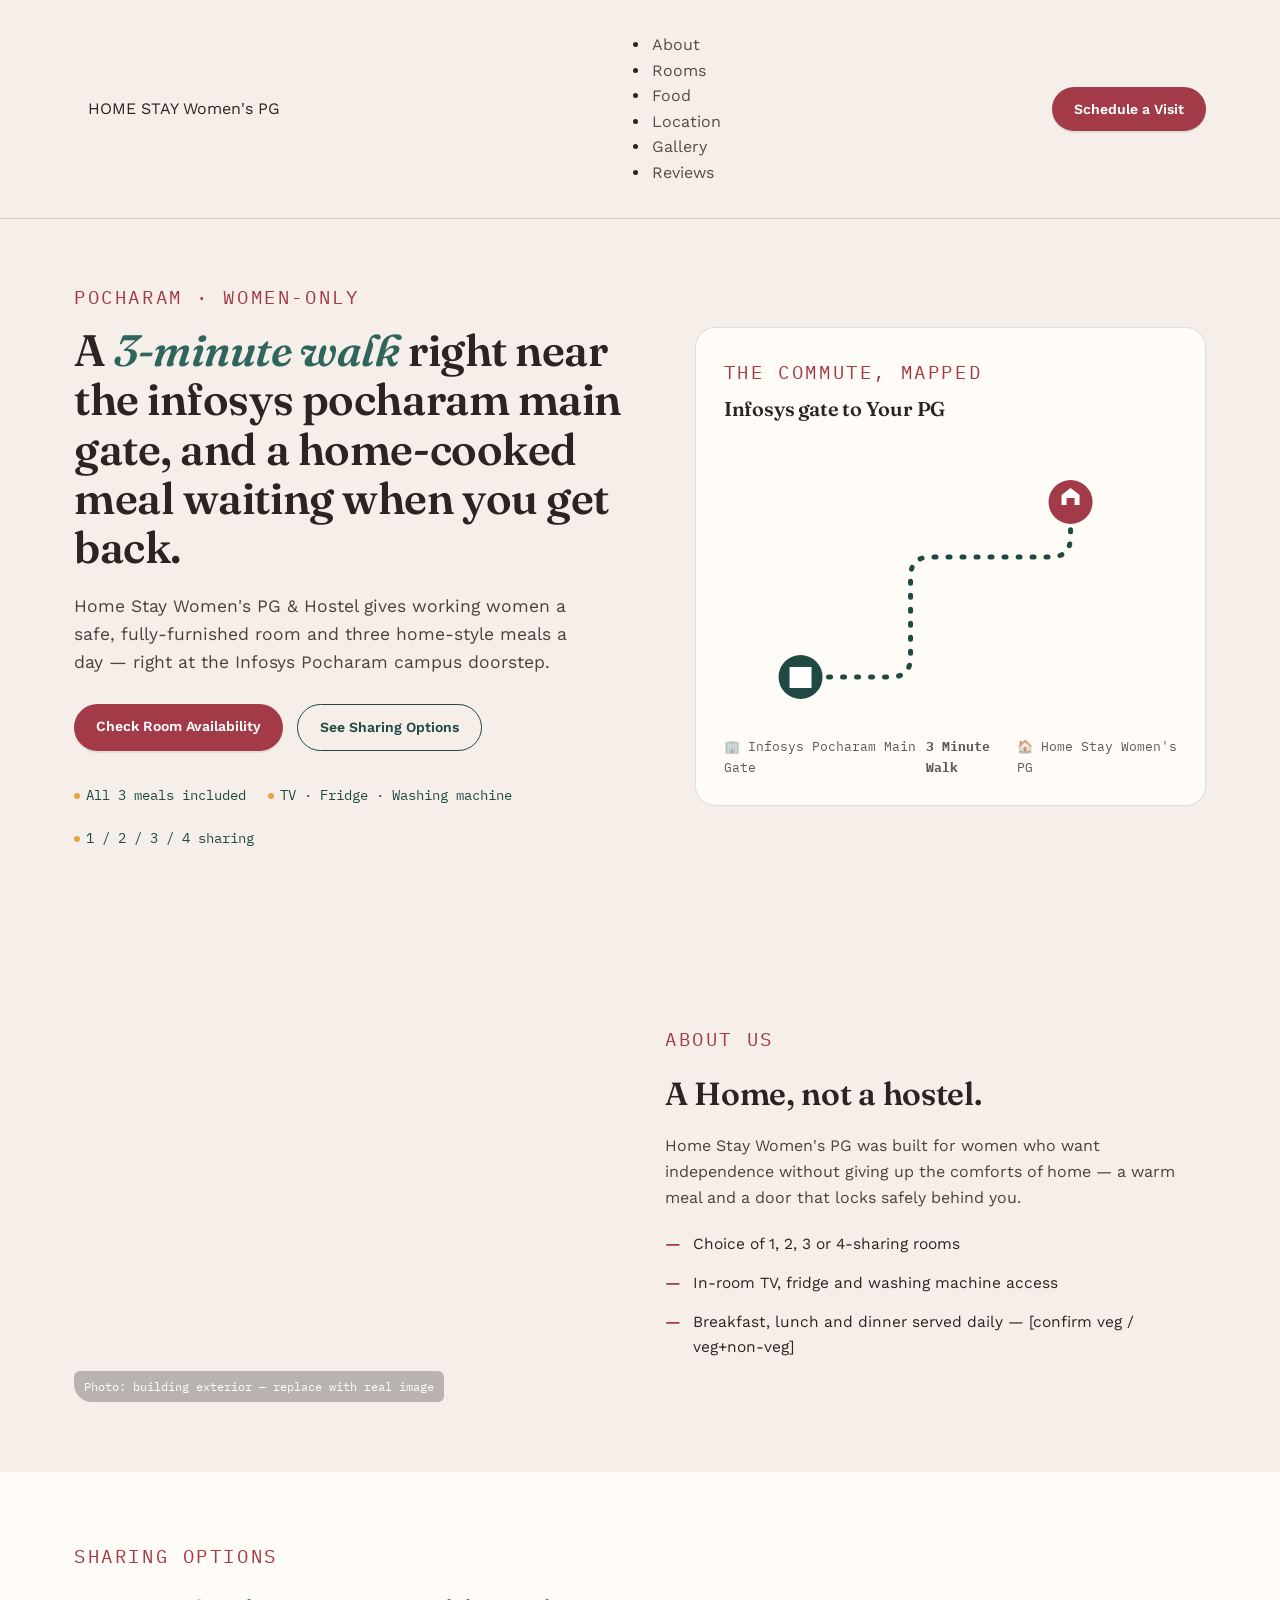
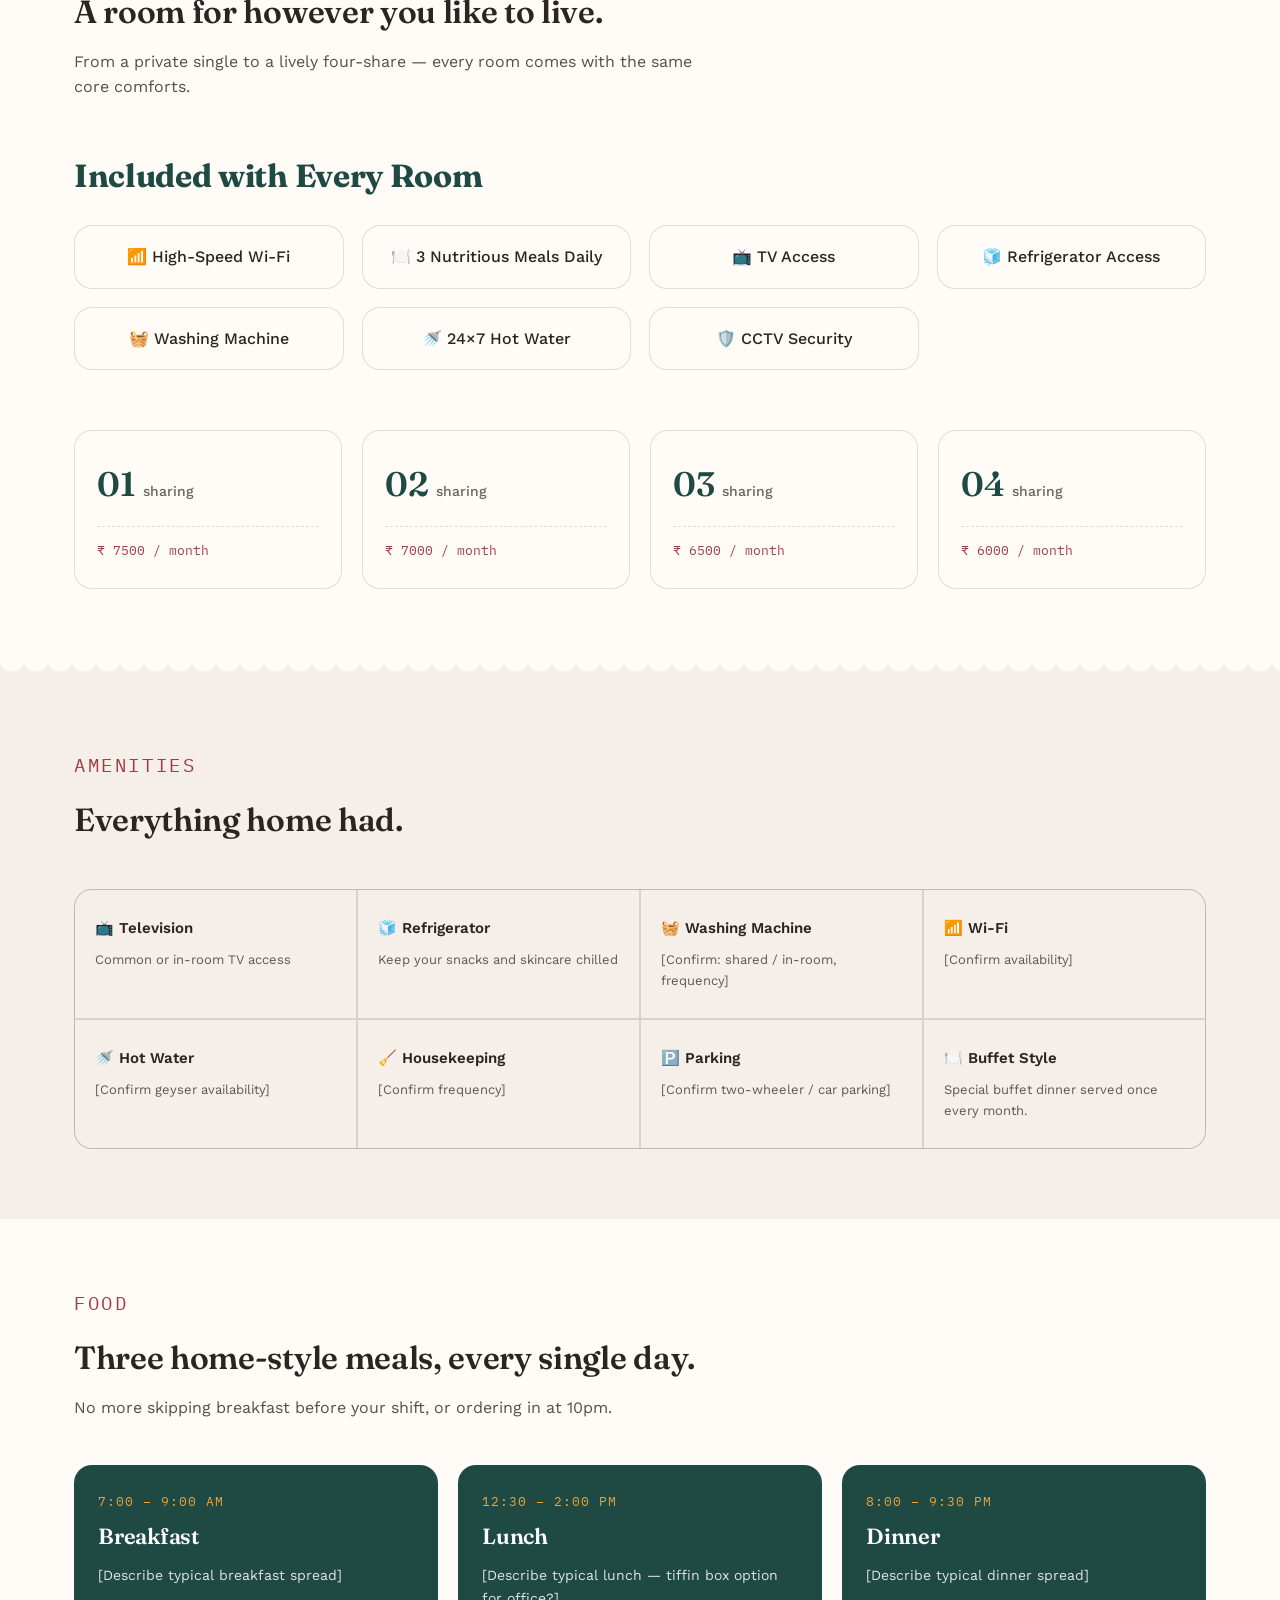
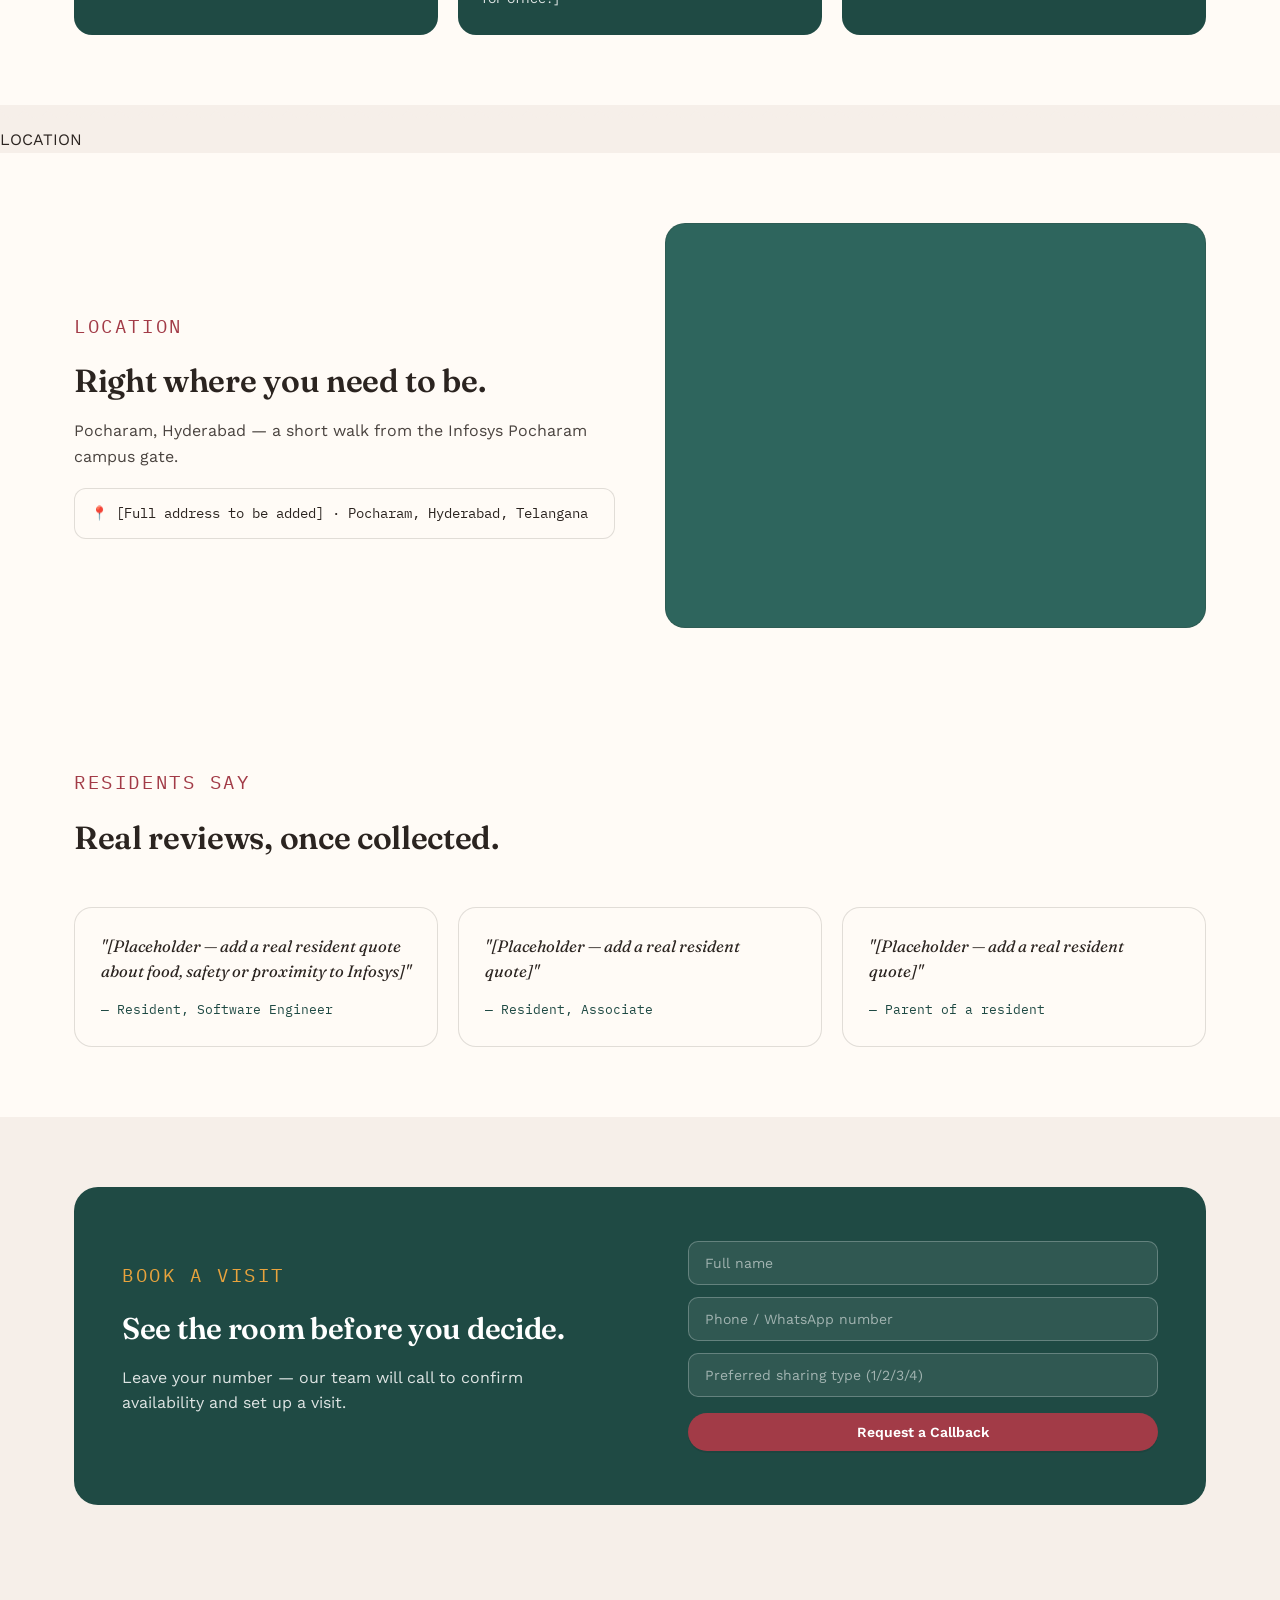
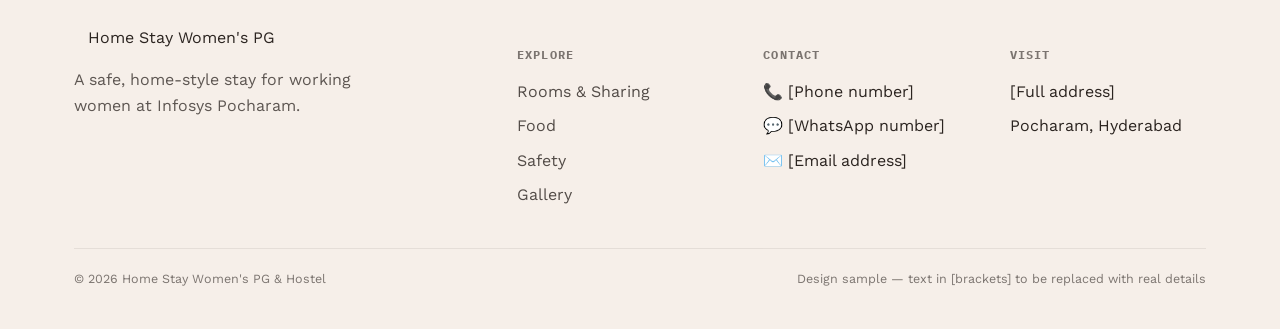
<file: homestay-pg-sample.html>
<!DOCTYPE html>
<html lang="en">
<head>
<meta charset="UTF-8">
<meta name="viewport" content="width=device-width, initial-scale=1.0">
<title>Home Stay Women's PG &amp; Hostel — Pocharam</title>
<link rel="preconnect" href="https://fonts.googleapis.com">
<link href="https://fonts.googleapis.com/css2?family=Fraunces:opsz,wght@9..144,400;9..144,500;9..144,600;9..144,700&family=Work+Sans:wght@400;500;600;700&family=IBM+Plex+Mono:wght@500&display=swap" rel="stylesheet">
<link rel="stylesheet" href="css/style.css">
<link rel="stylesheet" href="css/responsive.css">
</head>

<body>

<header>
  <div class="navbar wrap">
 <div class="brand">
    <div class="brand-mark">
        <svg viewBox="0 0 64 64" fill="none">
            <path d="M10 34L32 14L54 34" stroke="#F6EFE9" stroke-width="4" stroke-linecap="round" stroke-linejoin="round"/>
            <path d="M18 32V50H46V32" stroke="#F6EFE9" stroke-width="4" stroke-linecap="round" stroke-linejoin="round"/>
        </svg>
    </div>

    <div class="brand-text">
        <span class="brand-title">HOME STAY</span>
        <span class="brand-subtitle">Women's PG</span>
    </div>
</div>
<button class="menu-toggle" aria-label="Open Menu">
    ☰
</button>
    <nav>
      <ul>
        <li><a href="#about">About</a></li>
        <li><a href="#rooms">Rooms</a></li>
        <li><a href="#food">Food</a></li>
        <li><a href="#location">Location</a></li>
        <li><a href="#gallery">Gallery</a></li>
        <li><a href="#reviews">Reviews</a></li>
      </ul>
    </nav>
    <a href="#enquire" class="cta">Schedule a Visit</a>
  </div>
</header>

<!-- HERO -->
<section class="hero">
  <div class="wrap hero-grid">
    <div>
      <span class="eyebrow">Pocharam · Women-only</span>
      <h1>A <em>3-minute walk</em> right near the infosys pocharam main gate, and a home-cooked meal waiting when you get back.</h1>
      <p class="lede">Home Stay Women's PG &amp; Hostel gives working women a safe, fully-furnished room and three home-style meals a day — right at the Infosys Pocharam campus doorstep.</p>
      <div class="hero-ctas">
        <a href="#enquire" class="cta">Check Room Availability</a>
        <a href="#rooms" class="cta ghost">See Sharing Options</a>
      </div>
      <div class="trust-strip">
        <span><i class="dot"></i>All 3 meals included</span>
        <span><i class="dot"></i>TV · Fridge · Washing machine</span>
        <span><i class="dot"></i>1 / 2 / 3 / 4 sharing</span>
      </div>
    </div>

    <div class="route-card">
      <span class="eyebrow">The commute, mapped</span>
      <h3> Infosys gate to Your PG </h3>
 <svg class="route-svg" viewBox="0 0 420 280" fill="none">

    <!-- Route -->
    <path
        d="
        M60 230
        H150
        Q170 230 170 210
        V130
        Q170 110 190 110
        H310
        Q330 110 330 90
        V55
        "
        stroke="#1F4A44"
        stroke-width="5"
        stroke-linecap="round"
        stroke-linejoin="round"
        stroke-dasharray="2 12"
        fill="none"
    />

    <!-- Infosys (Start) -->
    <circle cx="60" cy="230" r="22" fill="#1F4A44"/>

    <!-- Building Icon -->
    <path
        d="M52 238V220H68V238M49 220H71V241H49Z
           M54 225H58V229H54Z
           M62 225H66V229H62Z"
        fill="white"/>

    <!-- PG (Destination) -->
    <circle cx="330" cy="55" r="22" fill="#A23B47"/>

    <!-- House Icon -->
    <path
        d="M321 58V48L330 41L339 48V58H334V51H326V58H321Z"
        fill="white"/>

</svg>
<div class="route-caption">
    <span>🏢 Infosys Pocharam Main Gate</span>
    <span><strong>3 Minute Walk</strong></span>
    <span>🏠 Home Stay Women's PG</span>
</div>
    </div>
  </div>
</section>

<div class="scallop"></div>

<!-- ABOUT -->
<section id="about">
  <div class="wrap about-grid">
    <div class="photo-block"><span>Photo: building exterior — replace with real image</span></div>
    <div>
      <span class="eyebrow">About us</span>
      <h2 style="font-size:32px;font-weight:600;">A Home, not a hostel.</h2>
      <p style="opacity:0.85; margin-top:14px;">Home Stay Women's PG was built for women  who want independence without giving up the comforts of home — a warm meal and a door that locks safely behind you.</p>
      <ul class="about-list">
        <li>Choice of 1, 2, 3 or 4-sharing rooms</li>
        <li>In-room TV, fridge and washing machine access</li>
        <li>Breakfast, lunch and dinner served daily — [confirm veg / veg+non-veg]</li>
      </ul>
    </div>
  </div>
</section>

<!-- ROOMS -->
<section class="alt" id="rooms">
  <div class="wrap">
    <div class="section-head">
      <span class="eyebrow">Sharing options</span>
      <h2>A room for however you like to live.</h2>
      <p>From a private single to a lively four-share — every room comes with the same core comforts.</p>
    </div>
     <div class="core-features">

      <h3>Included with Every Room</h3>

      <div class="feature-grid">

        <div class="feature-item">📶 High-Speed Wi-Fi</div>
        <div class="feature-item">🍽️ 3 Nutritious Meals Daily</div>
        <div class="feature-item">📺 TV Access</div>
        <div class="feature-item">🧊 Refrigerator Access</div>
        <div class="feature-item">🧺 Washing Machine</div>
        <div class="feature-item">🚿 24×7 Hot Water</div>
        <div class="feature-item">🛡️ CCTV Security</div>

      </div>

    </div>
    <div class="room-grid">
      <div class="room-card">
        <div class="n">01 <small>sharing</small></div>
        <div class="price">₹ 7500 / month</div>
      </div>
      <div class="room-card">
        <div class="n">02 <small>sharing</small></div>
        
        <div class="price">₹ 7000 / month</div>
      </div>
      <div class="room-card">
        <div class="n">03 <small>sharing</small></div>
        
        <div class="price">₹ 6500 / month</div>
      </div>
      <div class="room-card">
        <div class="n">04 <small>sharing</small></div>
        
        <div class="price">₹ 6000 / month</div>
      </div>
    </div>
  </div>
</section>

<div class="scallop on-card"></div>

<!-- AMENITIES -->
<section>
  <div class="wrap">
    <div class="section-head">
      <span class="eyebrow">Amenities</span>
      <h2>Everything home had.</h2>
    </div>
    <div class="amenity-grid">
      <div class="amenity"><h4>📺 Television</h4><p>Common or in-room TV access</p></div>
      <div class="amenity"><h4>🧊 Refrigerator</h4><p>Keep your snacks and skincare chilled</p></div>
      <div class="amenity"><h4>🧺 Washing Machine</h4><p>[Confirm: shared / in-room, frequency]</p></div>
      <div class="amenity"><h4>📶 Wi-Fi</h4><p>[Confirm availability]</p></div>
      <div class="amenity"><h4>🚿 Hot Water</h4><p>[Confirm geyser availability]</p></div>
      <div class="amenity"><h4>🧹 Housekeeping</h4><p>[Confirm frequency]</p></div>
      <div class="amenity"><h4>🅿️ Parking</h4><p>[Confirm two-wheeler / car parking]</p></div>
      <div class="amenity"><h4>🍽️ Buffet Style</h4><p>Special buffet dinner served once every month.</p></div>

    </div>
  </div>
</section>

<!-- FOOD -->
<section class="alt" id="food">
  <div class="wrap">
    <div class="section-head">
      <span class="eyebrow">Food</span>
      <h2>Three home-style meals, every single day.</h2>
      <p>No more skipping breakfast before your shift, or ordering in at 10pm.</p>
    </div>
    <div class="meal-strip">
      <div class="meal-card">
        <div class="time">7:00 – 9:00 AM</div>
        <h3>Breakfast</h3>
        <p>[Describe typical breakfast spread]</p>
      </div>
      <div class="meal-card">
        <div class="time">12:30 – 2:00 PM</div>
        <h3>Lunch</h3>
        <p>[Describe typical lunch — tiffin box option for office?]</p>
      </div>
      <div class="meal-card">
        <div class="time">8:00 – 9:30 PM</div>
        <h3>Dinner</h3>
        <p>[Describe typical dinner spread]</p>
      </div>
    </div>
  </div>
</section>

<div class="scallop"></div>
LOCATION
<section class="alt" id="location">
  <div class="wrap loc-grid">
    <div>
      <span class="eyebrow">Location</span>
      <h2 style="font-size:32px;font-weight:600;">Right where you need to be.</h2>
      <p style="opacity:0.85;margin-top:12px;">Pocharam, Hyderabad — a short walk from the Infosys Pocharam campus gate.</p>
      <div class="addr-line">📍 [Full address to be added] · Pocharam, Hyderabad, Telangana</div>
    </div>
    <div class="map-frame">
      <div class="pin"><iframe
        src="https://www.google.com/maps/embed?pb=!1m18!1m12!1m3!1d237.89606366049102!2d78.63941714842139!3d17.443576252250075!2m3!1f0!2f0!3f0!3m2!1i1024!2i768!4f13.1!3m3!1m2!1s0x3bcb9d00355b7aa1%3A0x9af12a52386e123d!2sHOMESTAY%20EXTREME%20LUXURY%20STAY%20for%20WOMEN&#39;S!5e0!3m2!1sen!2sin!4v1785249668265!5m2!1sen!2sin"
        width="100%"
        height="100%"
        style="border:0;"
        allowfullscreen=""
        loading="lazy"
        referrerpolicy="no-referrer-when-downgrade">
    </iframe>
    </div>
  </div>
</section>

<!-- GALLERY
<section id="gallery">
  <div class="wrap">
    <div class="section-head">
      <span class="eyebrow">Gallery</span>
      <h2>A look inside.</h2>
      <p>Placeholder tiles below — swap in real photos of rooms, kitchen and common areas.</p>
    </div>
    <div class="gallery-grid">
      <div class="g-item g1">Exterior photo</div>
      <div class="g-item">Room</div>
      <div class="g-item">Kitchen</div>
      <div class="g-item">Common area</div>
      <div class="g-item">Dining</div>
      <div class="g-item">Washing area</div>
    </div>
  </div>
</section>

<div class="scallop on-card"></div>

<!-- TESTIMONIALS -->
<section class="alt" id="reviews">
  <div class="wrap">
    <div class="section-head">
      <span class="eyebrow">Residents say</span>
      <h2>Real reviews, once collected.</h2>
    </div>
    <div class="test-grid">
      <div class="test-card"><p class="quote">"[Placeholder — add a real resident quote about food, safety or proximity to Infosys]"</p><div class="who">— Resident, Software Engineer</div></div>
      <div class="test-card"><p class="quote">"[Placeholder — add a real resident quote]"</p><div class="who">— Resident, Associate</div></div>
      <div class="test-card"><p class="quote">"[Placeholder — add a real resident quote]"</p><div class="who">— Parent of a resident</div></div>
    </div>
  </div>
</section>

<!-- ENQUIRE / CTA -->
<section id="enquire">
  <div class="wrap">
    <div class="cta-band">
      <div>
        <span class="eyebrow" style="color:var(--marigold);">Book a visit</span>
        <h2>See the room before you decide.</h2>
        <p>Leave your number — our team will call to confirm availability and set up a visit.</p>
      </div>
      <form class="form" onsubmit="return false;">
        <input type="text" placeholder="Full name" required>
        <input type="tel" placeholder="Phone / WhatsApp number" required>
        <input type="text" placeholder="Preferred sharing type (1/2/3/4)">
        <button type="submit" class="cta">Request a Callback</button>
      </form>
    </div>
  </div>
</section>

<!-- FOOTER -->
<footer>
  <div class="wrap">
    <div class="foot-grid">
      <div>
        <div class="brand" style="margin-bottom:12px;">
          <span class="brand-mark"><svg viewBox="0 0 24 24" fill="none"><path d="M4 11L12 4l8 7" stroke="#F6EFE9" stroke-width="1.6" stroke-linecap="round"/></svg></span>
          Home Stay Women's PG
        </div>
        <p style="opacity:0.75;max-width:32ch;">A safe, home-style stay for working women at Infosys Pocharam.</p>
      </div>
      <div>
        <h5>Explore</h5>
        <ul>
          <li><a href="#rooms">Rooms &amp; Sharing</a></li>
          <li><a href="#food">Food</a></li>
          <li><a href="#safety">Safety</a></li>
          <li><a href="#gallery">Gallery</a></li>
        </ul>
      </div>
      <div>
        <h5>Contact</h5>
        <ul>
          <li>📞 [Phone number]</li>
          <li>💬 [WhatsApp number]</li>
          <li>✉️ [Email address]</li>
        </ul>
      </div>
      <div>
        <h5>Visit</h5>
        <ul>
          <li>[Full address]</li>
          <li>Pocharam, Hyderabad</li>
        </ul>
      </div>
    </div>
    <div class="foot-bottom">
      <span>© 2026 Home Stay Women's PG &amp; Hostel</span>
      <span>Design sample — text in [brackets] to be replaced with real details</span>
    </div>
  </div>
</footer>
<script src="js/script.js"></script>
</body>
</html>
</file>
<file: css/style.css>
:root {
    --ink: #2B2420;
    --bg: #F6EFE9;
    --card: #FFFBF6;
    --pine: #1F4A44;
    --pine-light: #2E655D;
    --marigold: #E8A33D;
    --kumkum: #A23B47;
    --line: rgba(43, 36, 32, 0.14);
    --max: 1180px;
}

* {
    box-sizing: border-box;
}

html {
    scroll-behavior: smooth;
}

@media (prefers-reduced-motion: reduce) {
    html {
        scroll-behavior: auto;
    }

    * {
        animation: none !important;
        transition: none !important;
    }
}

body {
    margin: 0;
    background: var(--bg);
    color: var(--ink);
    font-family: 'Work Sans', sans-serif;
    font-size: 16px;
    line-height: 1.6;
}

h1,
h2,
h3 {
    font-family: 'Fraunces', serif;
    margin: 0;
    letter-spacing: -0.01em;
}

a {
    color: inherit;
}

.wrap {
    max-width: var(--max);
    margin: 0 auto;
    padding: 0 24px;
}

.eyebrow {
    font-family: 'IBM Plex Mono', monospace;
    font-size: 18.5px;
    letter-spacing: 0.14em;
    text-transform: uppercase;
    color: var(--kumkum);
    display: inline-block;
    margin-bottom: 14px;
}

:focus-visible {
    outline: 3px solid var(--marigold);
    outline-offset: 3px;
}

/* ---------- scalloped divider (thali-rim motif) ---------- */
.scallop {
    height: 22px;
    width: 100%;
    background-image: radial-gradient(circle at 12px 0px, var(--bg) 12px, transparent 13px);
    background-size: 24px 22px;
    background-repeat: repeat-x;
}

.scallop.on-pine {
    background-image: radial-gradient(circle at 12px 0px, var(--pine) 12px, transparent 13px);
}

.scallop.on-card {
    background-image: radial-gradient(circle at 12px 0px, var(--card) 12px, transparent 13px);
}

/* ---------- header / nav ---------- */
header {
    position: sticky;
    top: 0;
    z-index: 50;
    background: rgba(246, 239, 233, 0.92);
    backdrop-filter: blur(6px);
    border-bottom: 1px solid var(--line);
}

.navbar {
    display: flex;
    justify-content: space-between;
    align-items: center;
    padding: 16px 24px;
    position: relative;
}

.nav-left {
    display: flex;
    align-items: center;
    gap: 18px;
}

.brand {
    display: flex;
    align-items: center;
    gap: 14px;
    text-decoration: none;

}

.brand {
    display: flex;
    align-items: center;
}

.logo-link {
    display: flex;
    align-items: center;
    text-decoration: none;
}

.logo-img {
    height: 65px;
    width: auto;
    display: block;
    transition: transform .3s ease;
}

.logo-img:hover {
    transform: scale(1.03);
}

.nav-menu ul {
    list-style: none;
    display: flex;
    gap: 26px;
    margin: 0;
    padding: 0;
    font-size: 14.5px;
    font-weight: 500;
}

.nav-menu a {
    text-decoration: none;
    color: var(--ink);
    opacity: .8;
    padding: 6px 2px;
    border-bottom: 2px solid transparent;
}

.nav-menu a:hover {
    opacity: 1;
    border-color: var(--marigold);
}

nav a {
    text-decoration: none;
    color: var(--ink);
    opacity: 0.8;
    padding: 6px 2px;
    border-bottom: 2px solid transparent;
}

nav a:hover {
    opacity: 1;
    border-color: var(--marigold);
}

.cta {
    background: var(--kumkum);
    color: #fff;
    border: none;
    border-radius: 100px;
    padding: 11px 22px;
    font-family: 'Work Sans', sans-serif;
    font-weight: 600;
    font-size: 14px;
    cursor: pointer;
    text-decoration: none;
    display: inline-block;
    box-shadow: 0 2px 0 rgba(0, 0, 0, 0.08);
}

.cta:hover {
    background: #8c303b;
}

.cta.ghost {
    background: transparent;
    color: var(--pine);
    border: 1.5px solid var(--pine);
    box-shadow: none;
}

.cta.ghost:hover {
    background: var(--pine);
    color: #fff;
}

.menu-toggle {

    display: none;

    width: 42px;

    height: 42px;

    border: none;

    background: transparent;

    font-size: 30px;

    color: var(--pine);

    cursor: pointer;

}

/* ---------- hero ---------- */
.hero {
    padding: 64px 0 40px;
}

.hero-grid {
    display: grid;
    grid-template-columns: 1.05fr 0.95fr;
    gap: 56px;
    align-items: center;
}

.hero h1 {
    font-size: 44px;
    font-weight: 600;
    line-height: 1.12;
    margin-bottom: 20px;
}

.hero h1 em {
    font-style: italic;
    color: var(--pine-light);
}

.hero p.lede {
    font-size: 17.5px;
    opacity: 0.85;
    max-width: 46ch;
    margin-bottom: 28px;
}

.hero-ctas {
    display: flex;
    gap: 14px;
    margin-bottom: 34px;
}

.trust-strip {
    display: flex;
    gap: 22px;
    flex-wrap: wrap;
    font-size: 13.5px;
    font-family: 'IBM Plex Mono', monospace;
    color: var(--pine);
}

.trust-strip span {
    display: flex;
    align-items: center;
    gap: 6px;
}

.dot {
    width: 6px;
    height: 6px;
    border-radius: 50%;
    background: var(--marigold);
    display: inline-block;
}

/* route diagram — signature element */
.route-card {
    background: var(--card);
    border: 1px solid var(--line);
    border-radius: 20px;
    padding: 30px 28px 26px;
}

.route-card .eyebrow {
    margin-bottom: 6px;
}

.route-card h3 {
    font-size: 20px;
    font-weight: 600;
    margin-bottom: 22px;
}

.route-svg {
    width: 100%;
    height: 280px;
    display: block;
}

.route-caption {
    display: flex;
    justify-content: space-between;
    font-size: 13px;
    font-family: 'IBM Plex Mono', monospace;
    margin-top: 10px;
    opacity: 0.75;
}

/* ---------- section shell ---------- */
section {
    padding: 70px 0;
}

section.alt {
    background: var(--card);
}

.section-head {
    max-width: 640px;
    margin-bottom: 44px;
}

.section-head h2 {
    font-size: 32px;
    font-weight: 600;
}

.section-head p {
    opacity: 0.8;
    margin-top: 12px;
    font-size: 16px;
}

/* ---------- about ---------- */
.about-grid {
    display: grid;
    grid-template-columns: 1fr 1fr;
    gap: 50px;
    align-items: center;
}

.about-list {
    list-style: none;
    margin: 22px 0 0;
    padding: 0;
    display: grid;
    gap: 14px;
}

.about-list li {
    display: flex;
    gap: 12px;
    font-size: 15.5px;
}

.about-list li::before {
    content: "—";
    color: var(--kumkum);
    font-weight: 600;
    flex-shrink: 0;
}

.photo-block {
    aspect-ratio: 4/5;
    border-radius: 20px;
    background:
        repeating-linear-gradient(135deg, var(--pine) 0 2px, transparent 2px 14px),
        var(--pine-light);
    display: flex;
    align-items: flex-end;
    padding: 20px;
    opacity: 0.9;
}

.photo-block span {
    font-family: 'IBM Plex Mono', monospace;
    font-size: 12px;
    color: #fff;
    background: rgba(0, 0, 0, 0.28);
    padding: 6px 10px;
    border-radius: 6px;
}

/* ---------- rooms / sharing cards ---------- */
.room-grid {
    display: grid;
    grid-template-columns: repeat(4, 1fr);
    gap: 20px;
}

.room-card {
    background: var(--card);
    border: 1px solid var(--line);
    border-radius: 18px;
    padding: 26px 22px;
    display: flex;
    flex-direction: column;
    gap: 14px;
}

.room-card .n {
    font-family: 'Fraunces', serif;
    font-size: 34px;
    font-weight: 600;
    color: var(--pine);
}

.room-card .n small {
    font-family: 'Work Sans', sans-serif;
    font-size: 14px;
    font-weight: 500;
    color: var(--ink);
    opacity: 0.7;
}

.room-card ul {
    list-style: none;
    margin: 0;
    padding: 0;
    display: grid;
    gap: 8px;
    font-size: 13.5px;
}

.room-card ul li {
    display: flex;
    align-items: center;
    gap: 8px;
    opacity: 0.85;
}

.room-card ul li::before {
    content: "";
    width: 5px;
    height: 5px;
    border-radius: 50%;
    background: var(--marigold);
    flex-shrink: 0;
}

.room-card .price {
    margin-top: auto;
    font-family: 'IBM Plex Mono', monospace;
    font-size: 13px;
    color: var(--kumkum);
    padding-top: 14px;
    border-top: 1px dashed var(--line);
}

/* ---------- amenities ---------- */
.amenity-grid {
    display: grid;
    grid-template-columns: repeat(4, 1fr);
    gap: 2px;
    background: var(--line);
    border: 1px solid var(--line);
    border-radius: 18px;
    overflow: hidden;
}

.amenity {
    background: var(--bg);
    padding: 26px 20px;
    display: flex;
    flex-direction: column;
    gap: 10px;
}

section.alt .amenity {
    background: var(--card);
}

.amenity .ic {
    width: 32px;
    height: 32px;
}

.amenity h4 {
    font-size: 15px;
    font-weight: 600;
    margin: 0;
}

.amenity p {
    font-size: 13px;
    opacity: 0.75;
    margin: 0;
}

/* ---------- food / meal plan ---------- */
.meal-strip {
    display: grid;
    grid-template-columns: repeat(3, 1fr);
    gap: 20px;
}

.meal-card {
    background: var(--pine);
    color: #fff;
    border-radius: 18px;
    padding: 26px 24px;
}

.meal-card .time {
    font-family: 'IBM Plex Mono', monospace;
    font-size: 12.5px;
    color: var(--marigold);
    letter-spacing: 0.08em;
}

.meal-card h3 {
    font-size: 22px;
    font-weight: 600;
    margin: 8px 0 10px;
}

.meal-card p {
    font-size: 14px;
    opacity: 0.85;
    margin: 0;
}

/* ---------- safety ---------- */
.safety-grid {
    display: grid;
    grid-template-columns: 1fr 1fr;
    gap: 16px;
}

.safety-item {
    display: flex;
    gap: 16px;
    align-items: flex-start;
    padding: 18px 0;
    border-bottom: 1px solid var(--line);
}

.safety-item .num {
    font-family: 'IBM Plex Mono', monospace;
    color: var(--kumkum);
    font-size: 13px;
    padding-top: 3px;
}

.safety-item h4 {
    font-size: 16px;
    font-weight: 600;
    margin: 0 0 4px;
}

.safety-item p {
    margin: 0;
    font-size: 14px;
    opacity: 0.78;
}

/* ---------- location ---------- */
.loc-grid {
    display: grid;
    grid-template-columns: 1fr 1fr;
    gap: 50px;
    align-items: center;
}

.map-frame {
    border-radius: 18px;
    overflow: hidden;
    border: 1px solid var(--line);
    aspect-ratio: 4/3;
    background: var(--pine-light);
    position: relative;
}

.map-frame .pin {
    position: absolute;
    inset: 0;
    display: flex;
    align-items: center;
    justify-content: center;
    color: #fff;
    font-family: 'IBM Plex Mono', monospace;
    font-size: 13px;
    text-align: center;
    padding: 20px;
}

.addr-line {
    font-family: 'IBM Plex Mono', monospace;
    font-size: 13.5px;
    background: var(--card);
    border: 1px solid var(--line);
    padding: 14px 16px;
    border-radius: 12px;
    margin-top: 18px;
}

/* ---------- gallery ---------- */
.gallery-grid {
    display: grid;
    grid-template-columns: repeat(4, 1fr);
    grid-auto-rows: 150px;
    gap: 12px;
}

.gallery-grid .g1 {
    grid-column: span 2;
    grid-row: span 2;
}

.g-item {
    border-radius: 14px;
    background: repeating-linear-gradient(45deg, var(--card) 0 10px, var(--bg) 10px 20px);
    border: 1px solid var(--line);
    display: flex;
    align-items: center;
    justify-content: center;
    font-family: 'IBM Plex Mono', monospace;
    font-size: 12px;
    opacity: 0.55;
    text-align: center;
    padding: 10px;
}

/* ---------- testimonials ---------- */
.test-grid {
    display: grid;
    grid-template-columns: repeat(3, 1fr);
    gap: 20px;
}

.test-card {
    background: var(--card);
    border: 1px solid var(--line);
    border-radius: 18px;
    padding: 26px;
}

.test-card p.quote {
    font-family: 'Fraunces', serif;
    font-size: 16.5px;
    font-style: italic;
    line-height: 1.5;
    margin: 0 0 16px;
}

.test-card .who {
    font-size: 13px;
    font-family: 'IBM Plex Mono', monospace;
    color: var(--pine);
}

/* ---------- enquiry / CTA band ---------- */
.cta-band {
    background: var(--pine);
    color: #fff;
    border-radius: 24px;
    padding: 54px 48px;
    display: grid;
    grid-template-columns: 1.1fr 1fr;
    gap: 50px;
    align-items: center;
}

.cta-band h2 {
    font-size: 30px;
    font-weight: 600;
    color: #fff;
}

.cta-band p {
    opacity: 0.85;
    margin-top: 12px;
    max-width: 42ch;
}

.form {
    display: grid;
    gap: 12px;
}

.form input {
    width: 100%;
    padding: 13px 16px;
    border-radius: 10px;
    border: 1px solid rgba(255, 255, 255, 0.25);
    background: rgba(255, 255, 255, 0.08);
    color: #fff;
    font-family: 'Work Sans', sans-serif;
    font-size: 14px;
}

.form input::placeholder {
    color: rgba(255, 255, 255, 0.55);
}

.form button {
    margin-top: 4px;
}

/* ---------- footer ---------- */
footer {
    padding: 50px 0 40px;
}

.foot-grid {
    display: grid;
    grid-template-columns: 2fr 1fr 1fr 1fr;
    gap: 50px;
    align-items: start;
}

.foot-grid h5 {
    font-family: 'IBM Plex Mono', monospace;
    font-size: 12px;
    letter-spacing: 0.1em;
    text-transform: uppercase;
    opacity: 0.6;
    margin-bottom: 14px;
}

.foot-grid ul {
    list-style: none;
    margin: 0;
    padding: 0;
    display: grid;
    gap: 9px;
}

.foot-grid a {
    text-decoration: none;
    opacity: 0.8;
}

.foot-grid a:hover {
    opacity: 1;
    text-decoration: underline;
}

.foot-bottom {
    margin-top: 40px;
    padding-top: 20px;
    border-top: 1px solid var(--line);
    font-size: 12.5px;
    opacity: 0.6;
    display: flex;
    justify-content: space-between;
}

/* ---------- responsive ---------- */
@media (max-width: 980px) {
    nav ul {
        display: none;
    }

    .hero-grid,
    .about-grid,
    .loc-grid {
        grid-template-columns: 1fr;
    }

    .room-grid {
        grid-template-columns: repeat(2, 1fr);
    }

    .amenity-grid {
        grid-template-columns: repeat(2, 1fr);
    }

    .meal-strip,
    .safety-grid,
    .test-grid {
        grid-template-columns: 1fr;
    }

    .cta-band {
        grid-template-columns: 1fr;
        padding: 36px 26px;
    }

    .gallery-grid {
        grid-template-columns: repeat(2, 1fr);
    }

    .gallery-grid .g1 {
        grid-column: span 2;
    }

    .feature-grid {
        grid-template-columns: repeat(2, 1fr);
    }
}

/* =========================
   Mobile (560px)
========================= */

@media (max-width:560px) {

    .wrap {
        padding: 0 18px;
    }

    section {
        padding: 60px 0;
    }

    /* Navbar */

    .brand {
        gap: 10px;
    }

    .brand-mark {
        width: 42px;
        height: 42px;
    }

    .brand-mark svg {
        width: 22px;
        height: 22px;
    }

    .brand-title {
        font-size: 18px;
    }

    .brand-subtitle {
        font-size: 9px;
        letter-spacing: .18em;
    }

    /* Hero */

    .hero {
        padding-top: 35px;
        padding-bottom: 45px;
    }

    .hero-grid {
        grid-template-columns: 1fr;
        gap: 35px;
    }

    .hero h1 {
        font-size: 36px;
        line-height: 1.15;
    }

    .hero p {
        font-size: 15px;
    }

    .hero-actions {
        flex-direction: column;
        gap: 14px;
    }

    .hero-actions a {
        width: 100%;
        justify-content: center;
    }

    /* Route Card */

    .route-card {
        margin-top: 15px;
    }

    .route-svg {
        height: 220px;
    }

    /* Section Heading */

    .section-head h2 {
        font-size: 30px;
    }

    .section-head p {
        font-size: 15px;
    }

    /* Core Features */

    .core-features {
        margin: 40px 0;
    }

    .core-features h3 {
        font-size: 26px;
        text-align: center;
    }

    .feature-grid {
        grid-template-columns: 1fr;
        gap: 14px;
    }

    .feature-item {
        padding: 18px;
        font-size: 15px;
    }

    /* Room Cards */

    .room-grid {
        grid-template-columns: 1fr;
        gap: 22px;
    }

    .room-card {
        padding: 24px;
    }

    .room-card .price {
        font-size: 22px;
    }

    /* Amenities */

    .amenity-grid {
        grid-template-columns: 1fr;
        gap: 18px;
    }

    .amenity {
        padding: 22px;
    }

    /* Gallery */

    .gallery {
        grid-template-columns: 1fr;
        gap: 15px;
    }

    /* Location */

    .loc-grid {
        grid-template-columns: 1fr;
        gap: 25px;
    }

    .map-frame {
        height: 300px;
    }

    /* Contact */

    .contact-grid {
        grid-template-columns: 1fr;
        gap: 25px;
    }

    input,
    textarea,
    select {
        font-size: 16px;
    }

    .btn {
        width: 100%;
        justify-content: center;
    }

    /* Footer */

    .foot-grid {
        display: grid;
        grid-template-columns: 2fr 1fr 1fr 1fr;
        gap: 50px;
        align-items: start;
    }

}

/* ===========================================
   Included With Every Room
=========================================== */

.core-features {
    margin: 50px 0 60px;
}

.core-features h3 {
    font-family: 'Fraunces', serif;
    font-size: 32px;
    color: var(--pine);
    margin-bottom: 24px;
}

.feature-grid {
    display: grid;
    grid-template-columns: repeat(4, 1fr);
    gap: 18px;
}

.feature-item {
    background: var(--card);
    border: 1px solid var(--line);
    border-radius: 18px;
    padding: 18px 20px;
    display: flex;
    align-items: center;
    justify-content: center;
    text-align: center;
    font-weight: 500;
    color: var(--ink);
    transition: all .3s ease;
    cursor: default;
}

.feature-item:hover {
    transform: translateY(-5px);
    border-color: var(--marigold);
    box-shadow: 0 12px 28px rgba(0, 0, 0, .08);

}

/* ===========================
   Mobile Navigation
=========================== */

.menu-toggle {
    display: none;
    background: none;
    border: none;
    font-size: 34px;
    color: var(--pine);
    cursor: pointer;
    padding: 0;
    z-index: 1001;
}

@media (max-width:768px) {

    .navbar {
        display: flex;
        justify-content: space-between;
        align-items: center;
        padding: 14px 0;
    }

    .menu-toggle {
        display: block;
        order: 1;
    }

    .brand {
        order: 2;
        margin: auto;
    }

    .cta {
        display: none;
    }

    nav {
        position: fixed;
        top: 0;
        left: -100%;
        width: 280px;
        height: 100vh;
        background: #fff;
        box-shadow: 10px 0 40px rgba(0, 0, 0, .12);
        transition: .35s;
        z-index: 1000;

        display: flex;
        align-items: flex-start;
        padding-top: 90px;
    }

    nav.active {
        left: 0;
    }

    nav ul {
        display: flex;
        flex-direction: column;
        width: 100%;
        padding: 0 30px;
        gap: 28px;
    }

    nav li {
        list-style: none;
    }

    nav a {
        text-decoration: none;
        color: var(--ink);
        font-size: 18px;
        font-weight: 600;
    }

}

.week-selector {

    display: flex;

    justify-content: center;

    gap: 12px;

    flex-wrap: wrap;

    margin: 40px 0;

}

.day-btn {

    padding: 12px 18px;

    border: none;

    border-radius: 40px;

    background: white;

    color: var(--pine);

    font-weight: 600;

    cursor: pointer;

    transition: .3s;

    border: 1px solid rgba(0, 0, 0, .08);

}

.day-btn:hover {

    background: var(--marigold);

    color: white;

}

.day-btn.active {

    background: var(--pine);

    color: white;

}

.meal-card ul {

    margin: 14px 0 0;

    padding-left: 18px;

}

.meal-card li {

    margin: 8px 0;

    opacity: .95;

}

.map-link {
    display: block;
    text-decoration: none;
    cursor: pointer;
}

.map-frame {
    overflow: hidden;
    border-radius: 20px;
}

.map-frame iframe {
    display: block;
    width: 100%;
    height: 100%;
    pointer-events: none;
}

/* ==========================
   Footer Logo
========================== */

.footer-logo {
    display: inline-block;
    margin-bottom: 16px;
}

.footer-logo-img {
    height: 70px;
    width: auto;
    display: block;
    transition: transform .3s ease;
}

.footer-logo-img:hover {
    transform: scale(1.04);
}

.footer-desc {
    opacity: .75;
    max-width: 34ch;
    line-height: 1.7;
}

.footer-brand {
    display: flex;
    flex-direction: column;
}

.footer-logo {
    display: inline-block;
    margin-bottom: 16px;
}

.footer-logo-img {
    height: 75px;
    width: auto;
}

.footer-desc {
    margin: 0;
    max-width: 320px;
    line-height: 1.7;
    opacity: .75;
}

/* ===============================
   Gym Section
================================ */

.gym-grid {
    display: grid;
    grid-template-columns: 1fr 1fr;
    gap: 60px;
    align-items: center;
}

.gym-content h2 {
    font-size: 42px;
    color: var(--pine);
    margin: 12px 0 18px;
}

.gym-content p {
    font-size: 17px;
    line-height: 1.8;
    color: var(--ink);
    opacity: .85;
}

.gym-features {
    display: grid;
    grid-template-columns: repeat(2, 1fr);
    gap: 18px;
    margin: 35px 0;
}

.gym-item {
    background: white;
    padding: 18px;
    border-radius: 16px;
    border: 1px solid rgba(0, 0, 0, .08);
    font-weight: 600;
    transition: .3s;
}

.gym-item:hover {
    transform: translateY(-5px);
    box-shadow: 0 12px 30px rgba(0, 0, 0, .08);
}

.gym-image {
    position: relative;
}

.gym-image img {
    width: 100%;
    border-radius: 22px;
    display: block;
}

.gym-badge {
    position: absolute;
    bottom: 20px;
    left: 20px;
    background: var(--pine);
    color: white;
    padding: 12px 22px;
    border-radius: 999px;
    font-weight: 600;
}

/* =================================
   GYM IMAGE CAROUSEL
================================= */

.gym-image {
    position: relative;
    width: 100%;
}

.gym-carousel {
    position: relative;
    width: 100%;
    height: 480px;
    overflow: hidden;
    border-radius: 24px;
    background: #eee;
}

.gym-slides {
    position: relative;
    width: 100%;
    height: 100%;
}

.gym-slide {
    position: absolute;
    inset: 0;

    width: 100%;
    height: 100%;

    object-fit: cover;

    opacity: 0;
    transform: scale(1.03);

    transition:
        opacity 0.5s ease,
        transform 0.6s ease;

    pointer-events: none;
}

.gym-slide.active {
    opacity: 1;
    transform: scale(1);
}


/* Previous / Next buttons */

.gym-prev,
.gym-next {
    position: absolute;

    top: 50%;
    transform: translateY(-50%);

    width: 44px;
    height: 44px;

    border: none;
    border-radius: 50%;

    background: rgba(255, 255, 255, 0.9);

    color: #222;

    font-size: 32px;
    line-height: 1;

    cursor: pointer;

    display: flex;
    align-items: center;
    justify-content: center;

    z-index: 5;

    box-shadow: 0 4px 15px rgba(0, 0, 0, 0.15);

    transition:
        transform 0.2s ease,
        background 0.2s ease;
}

.gym-prev {
    left: 18px;
}

.gym-next {
    right: 18px;
}

.gym-prev:hover,
.gym-next:hover {
    background: #fff;
    transform: translateY(-50%) scale(1.08);
}


/* Dots */

.gym-dots {
    position: absolute;

    left: 50%;
    bottom: 18px;

    transform: translateX(-50%);

    display: flex;
    gap: 8px;

    z-index: 6;
}

.gym-dot {
    width: 9px;
    height: 9px;

    padding: 0;

    border: none;
    border-radius: 50%;

    background: rgba(255, 255, 255, 0.55);

    cursor: pointer;

    transition:
        width 0.25s ease,
        background 0.25s ease;
}

.gym-dot.active {
    width: 25px;
    border-radius: 10px;
    background: #fff;
}


/* Discount badge */

.gym-badge {
    position: absolute;

    left: 24px;
    bottom: 24px;

    z-index: 10;

    padding: 10px 16px;

    border-radius: 999px;

    background: rgba(255, 255, 255, 0.95);

    font-size: 14px;
    font-weight: 600;

    box-shadow: 0 5px 20px rgba(0, 0, 0, 0.12);
}


/* =================================
   MOBILE
================================= */

@media (max-width: 768px) {

    .gym-carousel {
        height: 360px;
        border-radius: 20px;
    }

    .gym-prev,
    .gym-next {
        width: 38px;
        height: 38px;

        font-size: 27px;
    }

    .gym-prev {
        left: 12px;
    }

    .gym-next {
        right: 12px;
    }

    .gym-badge {
        left: 15px;
        bottom: 15px;

        font-size: 12px;
        padding: 8px 12px;
    }

}

/* =========================================
   GALLERY
========================================= */

.gallery-section {
    padding: 110px 0;
    background: var(--cream);
}

.gallery-section .section-head {
    max-width: 720px;
    margin-bottom: 55px;
}

.gallery-section .section-head p {
    max-width: 620px;
}


/* =========================================
   ROOM GALLERY
========================================= */

.gallery-rooms {
    display: grid;
    grid-template-columns: repeat(2, 1fr);
    gap: 28px;
}


.gallery-card {
    background: #fff;
    border-radius: 22px;
    overflow: hidden;

    box-shadow: 0 12px 35px rgba(0, 0, 0, 0.07);

    transition:
        transform 0.35s ease,
        box-shadow 0.35s ease;
}


.gallery-card:hover {
    transform: translateY(-6px);

    box-shadow:
        0 20px 45px rgba(0, 0, 0, 0.11);
}


/* Featured room */

.gallery-featured {
    grid-column: span 2;
}


.gallery-photo {
    position: relative;

    height: 360px;

    overflow: hidden;
}


.gallery-card:not(.gallery-featured) .gallery-photo {
    height: 290px;
}


.gallery-photo img {
    width: 100%;
    height: 100%;

    display: block;

    object-fit: cover;

    transition:
        transform 0.7s ease;
}


.gallery-card:hover .gallery-photo img {
    transform: scale(1.04);
}


/* Room tag */

.gallery-tag {
    position: absolute;

    top: 18px;
    left: 18px;

    padding: 8px 14px;

    border-radius: 999px;

    background: rgba(255, 255, 255, 0.94);

    font-size: 13px;
    font-weight: 700;

    letter-spacing: 0.02em;
}


/* =========================================
   ROOM INFORMATION
========================================= */

.gallery-info {
    display: flex;

    gap: 22px;

    padding: 25px 28px 30px;
}


.gallery-number {
    flex-shrink: 0;

    font-size: 13px;
    font-weight: 700;

    letter-spacing: 0.08em;

    opacity: 0.45;
}


.gallery-info h3 {
    margin: 0 0 8px;

    font-size: 22px;
}


.gallery-info p {
    margin: 0;

    max-width: 560px;

    font-size: 14px;

    line-height: 1.7;

    opacity: 0.68;
}


/* =========================================
   LIFESTYLE GALLERY
========================================= */

.gallery-lifestyle {
    display: grid;

    grid-template-columns: 1.4fr 1fr 1fr;

    gap: 28px;

    margin-top: 28px;
}


.lifestyle-card {
    background: #fff;

    border-radius: 22px;

    overflow: hidden;

    box-shadow:
        0 12px 35px rgba(0, 0, 0, 0.07);

    transition:
        transform 0.35s ease,
        box-shadow 0.35s ease;
}


.lifestyle-card:hover {
    transform: translateY(-6px);

    box-shadow:
        0 20px 45px rgba(0, 0, 0, 0.11);
}


.lifestyle-image {
    height: 300px;

    overflow: hidden;
}


.lifestyle-large .lifestyle-image {
    height: 350px;
}


.lifestyle-image img {
    width: 100%;
    height: 100%;

    display: block;

    object-fit: cover;

    transition:
        transform 0.7s ease;
}


.lifestyle-card:hover .lifestyle-image img {
    transform: scale(1.04);
}


.lifestyle-content {
    display: flex;

    gap: 18px;

    padding: 22px 24px 27px;
}


.lifestyle-content .eyebrow {
    display: block;

    margin-bottom: 7px;

    font-size: 11px;
}


.lifestyle-content h3 {
    margin: 0 0 8px;

    font-size: 20px;
}


.lifestyle-content p {
    margin: 0;

    font-size: 13px;

    line-height: 1.7;

    opacity: 0.67;
}


/* =========================================
   MOBILE
========================================= */

@media (max-width: 800px) {

    .gallery-section {
        padding: 80px 0;
    }


    .gallery-rooms {
        grid-template-columns: 1fr;
    }


    .gallery-featured {
        grid-column: span 1;
    }


    .gallery-photo,
    .gallery-card:not(.gallery-featured) .gallery-photo {
        height: 300px;
    }


    .gallery-lifestyle {
        grid-template-columns: 1fr;
    }


    .lifestyle-image,
    .lifestyle-large .lifestyle-image {
        height: 300px;
    }

}


@media (max-width: 500px) {

    .gallery-info {
        padding: 21px 20px 24px;

        gap: 14px;
    }


    .gallery-info h3 {
        font-size: 19px;
    }


    .gallery-info p {
        font-size: 13px;
    }


    .lifestyle-content {
        padding: 20px;
    }

}

/* =========================================
   GALLERY CAROUSEL
========================================= */

.gallery-section {
    padding: 110px 0;
    background: var(--cream);
}


.gallery-section .section-head {
    max-width: 700px;
    margin-bottom: 50px;
}


/* =========================================
   CAROUSEL
========================================= */

.gallery-carousel {
    max-width: 1050px;
    margin: 0 auto;

    background: #fff;

    border-radius: 28px;

    overflow: hidden;

    box-shadow:
        0 20px 60px rgba(0, 0, 0, 0.09);
}


/* =========================================
   IMAGE
========================================= */

.gallery-visual {
    position: relative;

    width: 100%;
    height: 560px;

    overflow: hidden;
}


.gallery-visual img {
    width: 100%;
    height: 100%;

    display: block;

    object-fit: cover;

    transition:
        opacity 0.25s ease;
}


/* =========================================
   ARROWS
========================================= */

.gallery-arrow {
    position: absolute;

    top: 50%;

    transform: translateY(-50%);

    width: 48px;
    height: 48px;

    border: none;

    border-radius: 50%;

    background: rgba(255, 255, 255, 0.92);

    color: #222;

    font-size: 22px;

    cursor: pointer;

    display: flex;

    align-items: center;
    justify-content: center;

    box-shadow:
        0 5px 20px rgba(0, 0, 0, 0.15);

    transition:
        transform 0.2s ease,
        background 0.2s ease;
}


.gallery-arrow:hover {
    transform: translateY(-50%) scale(1.08);

    background: #fff;
}


.gallery-prev {
    left: 22px;
}


.gallery-next {
    right: 22px;
}


/* =========================================
   COUNTER
========================================= */

.gallery-counter {
    position: absolute;

    bottom: 20px;
    right: 22px;

    display: flex;

    gap: 7px;

    padding: 8px 13px;

    border-radius: 999px;

    background: rgba(0, 0, 0, 0.55);

    color: #fff;

    font-size: 12px;

    letter-spacing: 0.08em;
}


/* =========================================
   DETAILS
========================================= */

.gallery-details {
    padding: 34px 42px 38px;
}


.gallery-details-top {
    display: flex;

    align-items: center;

    justify-content: space-between;

    margin-bottom: 12px;
}


.gallery-category {
    font-size: 11px;

    text-transform: uppercase;

    letter-spacing: 0.12em;

    font-weight: 700;

    opacity: 0.55;
}


.gallery-details h3 {
    margin: 0 0 12px;

    font-size: 30px;

    line-height: 1.2;
}


.gallery-details p {
    max-width: 700px;

    margin: 0;

    font-size: 15px;

    line-height: 1.75;

    opacity: 0.68;
}


/* =========================================
   DOTS
========================================= */

.gallery-dots {
    display: flex;

    align-items: center;

    gap: 8px;

    margin-top: 27px;
}


.gallery-dot {
    width: 7px;
    height: 7px;

    padding: 0;

    border: none;

    border-radius: 50%;

    background: currentColor;

    opacity: 0.25;

    cursor: pointer;

    transition:
        width 0.25s ease,
        opacity 0.25s ease;
}


.gallery-dot.active {
    width: 26px;

    border-radius: 999px;

    opacity: 0.85;
}


/* =========================================
   MOBILE
========================================= */

@media (max-width: 700px) {

    .gallery-section {
        padding: 80px 0;
    }


    .gallery-visual {
        height: 400px;
    }


    .gallery-arrow {
        width: 42px;
        height: 42px;

        font-size: 18px;
    }


    .gallery-prev {
        left: 14px;
    }


    .gallery-next {
        right: 14px;
    }


    .gallery-details {
        padding: 27px 24px 30px;
    }


    .gallery-details h3 {
        font-size: 24px;
    }


    .gallery-details p {
        font-size: 14px;
    }

}


@media (max-width: 450px) {

    .gallery-visual {
        height: 330px;
    }

}

.photo-block {
    width: 100%;
    height: 420px;

    overflow: hidden;
    border-radius: 20px;

    position: relative;
}

.photo-block img {
    width: 100%;
    height: 100%;

    display: block;

    object-fit: cover;
    object-position: center;
}

#about .photo-block {
    width: 100%;
    height: 420px;

    padding: 0 !important;
    margin: 0 !important;

    background: none !important;
    border: none !important;

    overflow: hidden;
    border-radius: 18px;
}

#about .photo-block img {
    width: 100%;
    height: 100%;

    display: block;
    object-fit: cover;
    object-position: center;

    border: none;
    border-radius: 18px;
}
</file>
<file: css/responsive.css>
@media (max-width:560px) {

    .wrap {
        padding: 0 18px;
    }

    section {
        padding: 60px 0;
    }

    /* Navbar */

    .brand {
        gap: 10px;
    }

    .brand-mark {
        width: 42px;
        height: 42px;
    }

    .brand-mark svg {
        width: 22px;
        height: 22px;
    }

    .brand-title {
        font-size: 18px;
    }

    .brand-subtitle {
        font-size: 9px;
        letter-spacing: .18em;
    }

    /* Hero */

    .hero {
        padding-top: 35px;
        padding-bottom: 45px;
    }

    .hero-grid {
        grid-template-columns: 1fr;
        gap: 35px;
    }

    .hero h1 {
        font-size: 36px;
        line-height: 1.15;
    }

    .hero p {
        font-size: 15px;
    }

    .hero-actions {
        flex-direction: column;
        gap: 14px;
    }

    .hero-actions a {
        width: 100%;
        justify-content: center;
    }

    /* Route Card */

    .route-card {
        margin-top: 15px;
    }

    .route-svg {
        height: 220px;
    }

    /* Section Heading */

    .section-head h2 {
        font-size: 30px;
    }

    .section-head p {
        font-size: 15px;
    }

    /* Core Features */

    .core-features {
        margin: 40px 0;
    }

    .core-features h3 {
        font-size: 26px;
        text-align: center;
    }

    .feature-grid {
        grid-template-columns: 1fr;
        gap: 14px;
    }

    .feature-item {
        padding: 18px;
        font-size: 15px;
    }

    /* Room Cards */

    .room-grid {
        grid-template-columns: 1fr;
        gap: 22px;
    }

    .room-card {
        padding: 24px;
    }

    .room-card .price {
        font-size: 22px;
    }

    /* Amenities */

    .amenity-grid {
        grid-template-columns: 1fr;
        gap: 18px;
    }

    .amenity {
        padding: 22px;
    }

    /* Gallery */

    .gallery {
        grid-template-columns: 1fr;
        gap: 15px;
    }

    /* Location */

    .loc-grid {
        grid-template-columns: 1fr;
        gap: 25px;
    }

    .map-frame {
        height: 300px;
    }

    /* Contact */

    .contact-grid {
        grid-template-columns: 1fr;
        gap: 25px;
    }

    input,
    textarea,
    select {
        font-size: 16px;
    }

    .btn {
        width: 100%;
        justify-content: center;
    }

    /* Footer */

    .foot-grid {
        grid-template-columns: 1fr;
        gap: 25px;
        text-align: center;
    }

}

/* ===========================================
   Included With Every Room
=========================================== */

.core-features {
    margin: 50px 0 60px;
}

.core-features h3 {
    font-family: 'Fraunces', serif;
    font-size: 32px;
    color: var(--pine);
    margin-bottom: 24px;
}

.feature-grid {
    display: grid;
    grid-template-columns: repeat(4, 1fr);
    gap: 18px;
}

.feature-item {
    background: var(--card);
    border: 1px solid var(--line);
    border-radius: 18px;
    padding: 18px 20px;
    display: flex;
    align-items: center;
    justify-content: center;
    text-align: center;
    font-weight: 500;
    color: var(--ink);
    transition: all .3s ease;
    cursor: default;
}

.feature-item:hover {
    transform: translateY(-5px);
    border-color: var(--marigold);
    box-shadow: 0 12px 28px rgba(0, 0, 0, .08);

}

/* ===========================
   Mobile Navigation
=========================== */

.menu-toggle {
    display: none;
    background: none;
    border: none;
    font-size: 34px;
    color: var(--pine);
    cursor: pointer;
    padding: 0;
    z-index: 1001;
}

@media (max-width:768px) {

    .navbar {
        display: flex;
        justify-content: space-between;
        align-items: center;
        padding: 14px 0;
    }

    .menu-toggle {
        display: block;
        order: 1;
    }

    .brand {
        order: 2;
        margin: auto;
    }

    .cta {
        display: none;
    }

    nav {
        position: fixed;
        top: 0;
        left: -100%;
        width: 280px;
        height: 100vh;
        background: #fff;
        box-shadow: 10px 0 40px rgba(0, 0, 0, .12);
        transition: .35s;
        z-index: 1000;

        display: flex;
        align-items: flex-start;
        padding-top: 90px;
    }

    nav.active {
        left: 0;
    }

    nav ul {
        display: flex;
        flex-direction: column;
        width: 100%;
        padding: 0 30px;
        gap: 28px;
    }

    nav li {
        list-style: none;
    }

    nav a {
        text-decoration: none;
        color: var(--ink);
        font-size: 18px;
        font-weight: 600;
    }

}

/* ===========================
   Mobile Navbar
=========================== */

@media (max-width:768px) {

    .navbar {

        padding: 14px 0;

    }

    .nav-left {

        display: flex;

        align-items: center;

        gap: 12px;

    }

    .menu-toggle {

        display: flex;

        align-items: center;

        justify-content: center;

    }

    .brand {

        gap: 10px;

    }

    .brand-title {

        font-size: 20px;

    }

    .brand-subtitle {

        font-size: 10px;

        letter-spacing: .18em;

    }

    /* Hide desktop nav */

    .nav-menu {

        position: fixed;

        top: 0;

        left: -100%;

        width: 280px;

        height: 100vh;

        background: white;

        box-shadow: 10px 0 30px rgba(0, 0, 0, .15);

        transition: .35s;

        z-index: 999;

        padding-top: 90px;

    }

    .nav-menu.active {

        left: 0;

    }

    .nav-menu ul {

        flex-direction: column;

        gap: 24px;

        padding: 0 30px;

    }

    .cta {

        display: block;

        font-size: 13px;

        padding: 10px 18px;

    }

}

@media (max-width:1024px) {

    .logo-img {
        height: 55px;
    }

}

@media (max-width:768px) {

    .logo-img {
        height: 44px;
    }

}

@media (max-width:768px) {

    .footer-logo {
        display: flex;
        justify-content: center;
    }

    .footer-logo-img {
        height: 60px;
    }

    .footer-desc {
        text-align: center;
        margin: auto;
    }

}

@media (max-width:768px) {

    .gym-grid {
        grid-template-columns: 1fr;
        gap: 35px;
    }

    .gym-content {
        text-align: center;
    }

    .gym-content h2 {
        font-size: 32px;
    }

    .gym-features {
        grid-template-columns: 1fr;
    }

    .gym-badge {
        left: 50%;
        transform: translateX(-50%);
        width: 90%;
        text-align: center;
    }

}

@media (max-width: 700px) {

    .about-grid {
        grid-template-columns: 1fr;
    }

    .photo-block {
        height: 320px;
    }

}
</file>
